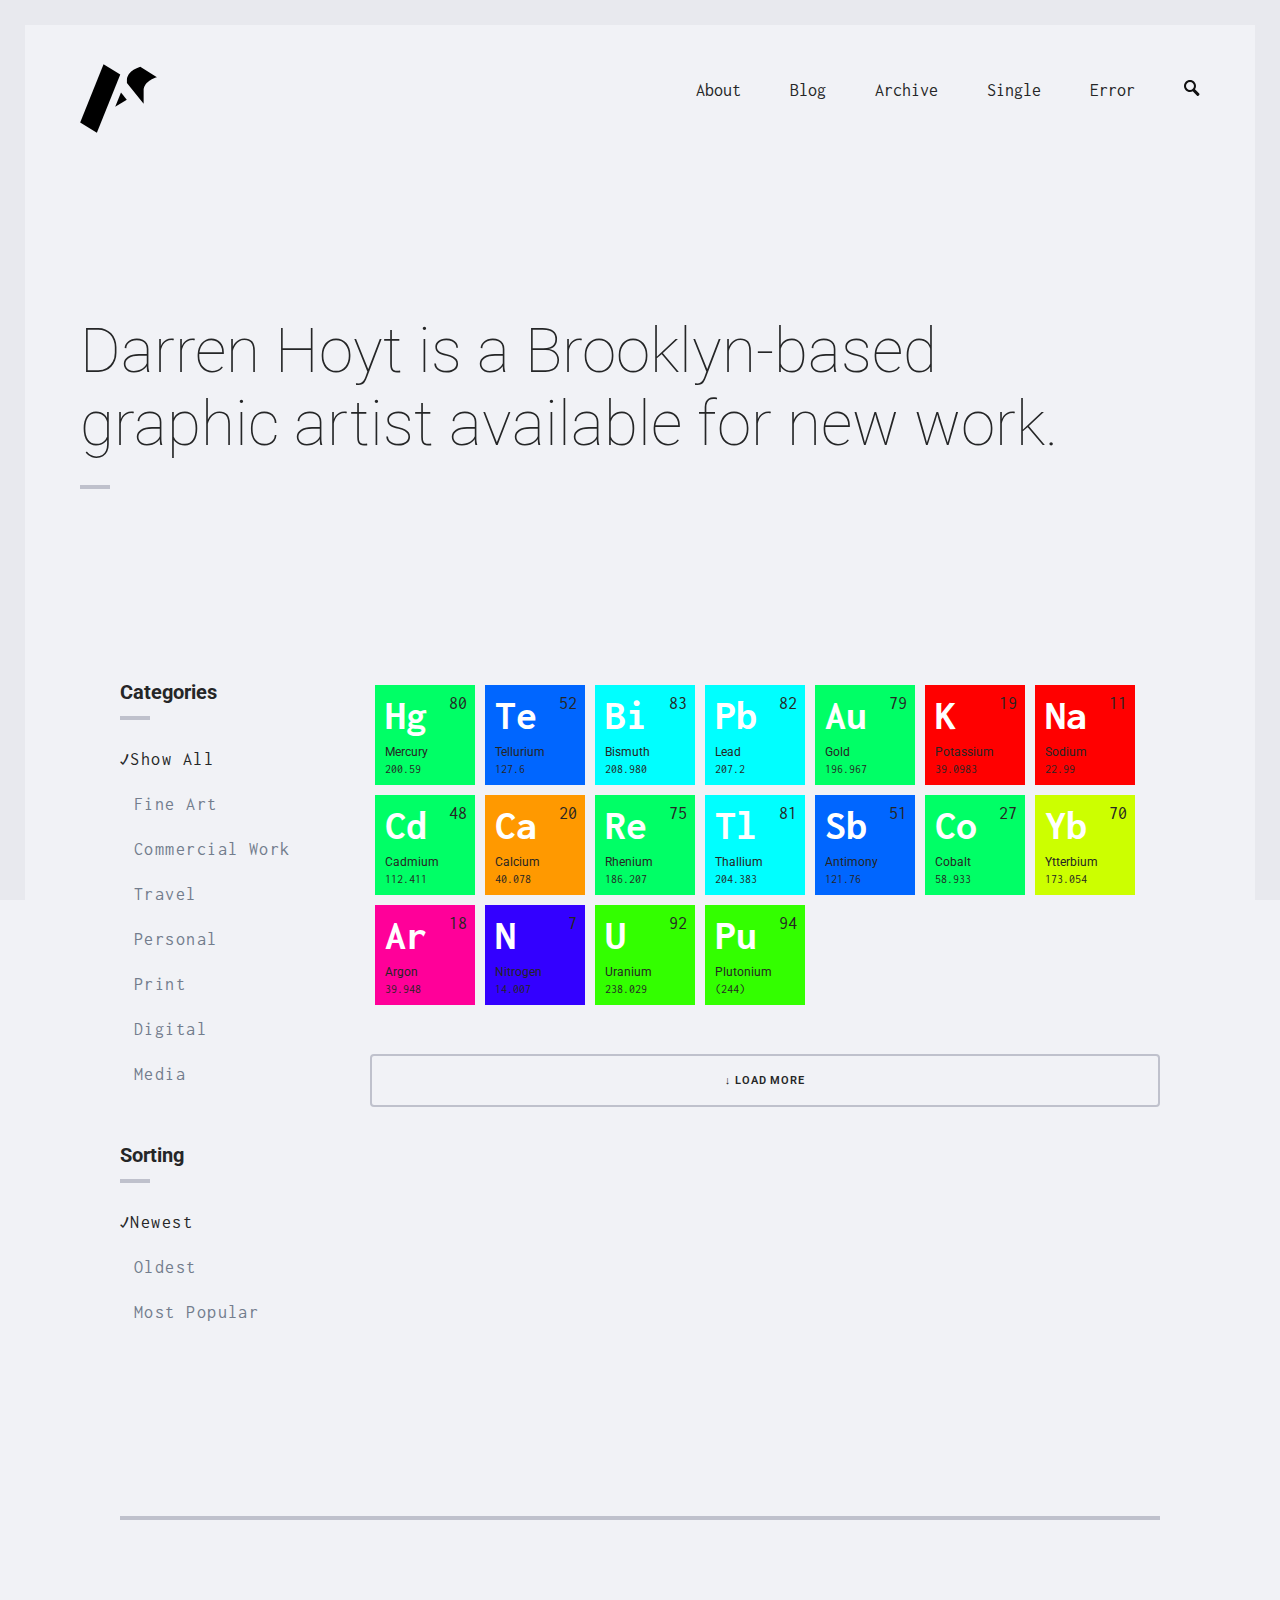
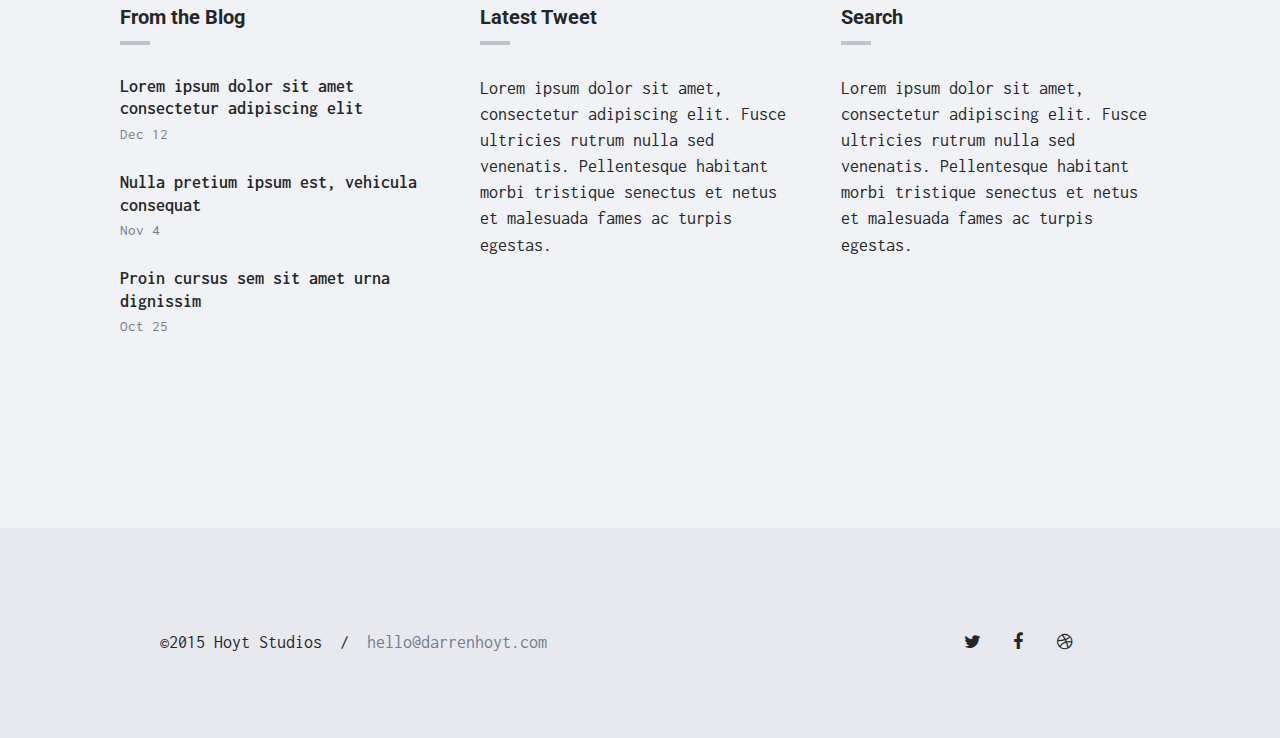
<file: index.html>
<!doctype html>
<html lang="en">
<head>
	<meta charset="utf-8">
	<meta http-equiv="X-UA-Compatible" content="IE=edge">
  <meta name="description" content="">
  <meta name="viewport" content="width=device-width, initial-scale=1.0">
	<title>Album &#8211; A portfolio theme for WordPress</title>

	<!-- Disable tap highlight on IE -->
	<meta name="msapplication-tap-highlight" content="no">

	<!-- Add to homescreen for Chrome on Android -->
	<meta name="mobile-web-app-capable" content="yes">
	<meta name="application-name" content="">
	<link rel="icon" sizes="192x192" href="">

	<!-- Add to homescreen for Safari on iOS -->
	<meta name="apple-mobile-web-app-capable" content="yes">
	<meta name="apple-mobile-web-app-status-bar-style" content="black">
	<meta name="apple-mobile-web-app-title" content="">
	<link rel="apple-touch-icon" href="">

	<link rel="stylesheet" href=" css/style.css">
	<link rel="stylesheet" href="css/isotope.css">
	<link href="https://fonts.googleapis.com/css?family=Inconsolata:400,700" rel="stylesheet">
	<link href="https://fonts.googleapis.com/css?family=Roboto:300,400,500,700" rel="stylesheet">
	<link rel="stylesheet" href="css/font-awesome.min.css">

	<script src="js/modernizr.custom.js"></script>
</head>
<body>
	<div class="top-border"></div>
	<!--<div class="loader"></div>-->
	<div class="left-border"></div>
	<div class="right-border"></div>
	<div class="wrapper">
		<header class="mast container">
			<div class="branding col left">
				<a href='/album/'>
					<svg class="logomark" xmlns="http://www.w3.org/2000/svg" width="302" height="269" viewBox="0 0 302 269">
					  <g fill="#000000" fill-rule="evenodd">
					    <polygon points="301.868 50.838 297.065 52.387 292.377 54.116 287.993 55.99 283.71 57.98 279.529 60.169 275.666 62.556 272.02 65.006 268.677 67.582 265.436 70.284 262.514 73.121 259.909 76.022 257.508 79.048 255.424 82.137 253.645 85.299 252.183 88.514 251.04 91.739 250.1 95.017 249.579 98.368 249.579 155.437 184.022 73.31 184.022 57.926 184.644 54.576 185.483 51.288 186.742 48.064 188.189 44.848 189.969 41.687 192.052 38.597 194.454 35.571 197.073 32.671 199.995 29.842 203.12 27.131 206.564 24.555 210.225 22.114 214.088 19.727 218.153 17.539 222.436 15.539 226.921 13.675 231.623 11.936 236.311 10.387"/>
					    <polygon points="160.843 110.735 183.501 139.08 138.2 167.029"/>
					    <polygon points="157.921 40.462 66.161 268.728 .72 228.277 92.364 .02"/>
					  </g>
					</svg>
				</a>

				<!--<h1><a href="/">Hoyt Studios</a></h1>
				<h2 class="small">Photographer &amp; Illustrator</h2>
			-->
			</div>
			<nav class="menu col right">
        <ul>
            <li><a href="page.html">About</a></li>
            <li><a href="blog.html">Blog</a></li>
            <li><a href="archive.html">Archive</a></li>
						<li><a href="single.html">Single</a></li>
						<li><a href="404.html">Error</a></li>
						<li class="search">
							<svg xmlns="http://www.w3.org/2000/svg" width="16" height="16" viewBox="0 0 16 16" class="search-icon">
							  <path fill-rule="evenodd" d="M8.72540529,11.3467256 C7.90760672,11.7644185 6.98131488,12 6,12 C2.68629134,12 0,9.31370866 0,6 C0,2.68629134 2.68629134,0 6,0 C9.31370866,0 12,2.68629134 12,6 C12,7.24246438 11.6223475,8.39672324 10.9755697,9.35424938 L15.1819805,13.5606602 C15.1819805,13.5606602 15.8890873,14.267767 15.1819805,14.9748737 L14.4748737,15.6819805 C13.767767,16.3890873 13.0606602,15.6819805 13.0606602,15.6819805 L8.72540529,11.3467256 L8.72540529,11.3467256 Z M2,6 C2,3.79086084 3.79086084,2 6,2 C8.20913916,2 10,3.79086084 10,6 C10,8.20913916 8.20913916,10 6,10 C3.79086084,10 2,8.20913916 2,6 L2,6 Z"/>
							</svg>
						</li>
        </ul>
        <button type="button" class="tcon tcon-menu--xcross" aria-label="toggle menu">
            <span class="tcon-menu__lines" aria-hidden="true"></span>
            <span class="tcon-visuallyhidden">toggle menu</span>
        </button>
    </nav>
		</header>
			<div class="row intro">
				<h3>Darren Hoyt is a Brooklyn-based graphic artist available for new work.</h3>
				<hr />
			</div><!--/.row-->
			<div class="row work">
				<div class="filtering col twocol">
					<div class="cats">
						<div class="widget">
							<h4>Categories</h4>
								<hr />
								<ul id="filters" class="cats button-group">
									<li><button class="button is-checked" data-filter="*">Show All</button></li>
								  <li><button class="button" data-filter=".metal">Fine Art</button></li>
								  <li><button class="button" data-filter=".transition">Commercial Work</button></li>
								  <li><button class="button" data-filter=".alkali, .alkaline-earth">Travel</button></li>
								  <li><button class="button" data-filter=":not(.transition)">Personal</button></li>
								  <li><button class="button" data-filter=".metal:not(.transition)">Print</button>
								  <li><button class="button" data-filter="numberGreaterThan50">Digital</button></li>
								  <li><button class="button" data-filter="ium">Media</button></li>
								</ul>
						</div><!--/widget-->
					</div><!--/cats-->
					<div class="widget">
							<h4>Sorting</h4>
							<hr />
							<ul class="button-group">
								<li><button class="button is-checked" data-filter="*">Newest</button></li>
								<li><button class="button" data-filter=".metal">Oldest</button></li>
								<li><button class="button" data-filter=".transition">Most Popular</button></li>
							</ul>
					</div><!--/widget-->
				</div><!--/cats-->
				<div class="samples col tencol right">
					<div class="grid">
					  <div class="element-item transition metal " data-category="transition">
					    <h3 class="name">Mercury</h3>
					    <p class="symbol">Hg</p>
					    <p class="number">80</p>
					    <p class="weight">200.59</p>
					  </div>
					  <div class="element-item metalloid " data-category="metalloid">
					    <h3 class="name">Tellurium</h3>
					    <p class="symbol">Te</p>
					    <p class="number">52</p>
					    <p class="weight">127.6</p>
					  </div>
					  <div class="element-item post-transition metal " data-category="post-transition">
					    <h3 class="name">Bismuth</h3>
					    <p class="symbol">Bi</p>
					    <p class="number">83</p>
					    <p class="weight">208.980</p>
					  </div>
					  <div class="element-item post-transition metal " data-category="post-transition">
					    <h3 class="name">Lead</h3>
					    <p class="symbol">Pb</p>
					    <p class="number">82</p>
					    <p class="weight">207.2</p>
					  </div>
					  <div class="element-item transition metal " data-category="transition">
					    <h3 class="name">Gold</h3>
					    <p class="symbol">Au</p>
					    <p class="number">79</p>
					    <p class="weight">196.967</p>
					  </div>
					  <div class="element-item alkali metal " data-category="alkali">
					    <h3 class="name">Potassium</h3>
					    <p class="symbol">K</p>
					    <p class="number">19</p>
					    <p class="weight">39.0983</p>
					  </div>
					  <div class="element-item alkali metal " data-category="alkali">
					    <h3 class="name">Sodium</h3>
					    <p class="symbol">Na</p>
					    <p class="number">11</p>
					    <p class="weight">22.99</p>
					  </div>
					  <div class="element-item transition metal " data-category="transition">
					    <h3 class="name">Cadmium</h3>
					    <p class="symbol">Cd</p>
					    <p class="number">48</p>
					    <p class="weight">112.411</p>
					  </div>
					  <div class="element-item alkaline-earth metal " data-category="alkaline-earth">
					    <h3 class="name">Calcium</h3>
					    <p class="symbol">Ca</p>
					    <p class="number">20</p>
					    <p class="weight">40.078</p>
					  </div>
					  <div class="element-item transition metal " data-category="transition">
					    <h3 class="name">Rhenium</h3>
					    <p class="symbol">Re</p>
					    <p class="number">75</p>
					    <p class="weight">186.207</p>
					  </div>
					  <div class="element-item post-transition metal " data-category="post-transition">
					    <h3 class="name">Thallium</h3>
					    <p class="symbol">Tl</p>
					    <p class="number">81</p>
					    <p class="weight">204.383</p>
					  </div>
					  <div class="element-item metalloid " data-category="metalloid">
					    <h3 class="name">Antimony</h3>
					    <p class="symbol">Sb</p>
					    <p class="number">51</p>
					    <p class="weight">121.76</p>
					  </div>
					  <div class="element-item transition metal " data-category="transition">
					    <h3 class="name">Cobalt</h3>
					    <p class="symbol">Co</p>
					    <p class="number">27</p>
					    <p class="weight">58.933</p>
					  </div>
					  <div class="element-item lanthanoid metal inner-transition " data-category="lanthanoid">
					    <h3 class="name">Ytterbium</h3>
					    <p class="symbol">Yb</p>
					    <p class="number">70</p>
					    <p class="weight">173.054</p>
					  </div>
					  <div class="element-item noble-gas nonmetal " data-category="noble-gas">
					    <h3 class="name">Argon</h3>
					    <p class="symbol">Ar</p>
					    <p class="number">18</p>
					    <p class="weight">39.948</p>
					  </div>
					  <div class="element-item diatomic nonmetal " data-category="diatomic">
					    <h3 class="name">Nitrogen</h3>
					    <p class="symbol">N</p>
					    <p class="number">7</p>
					    <p class="weight">14.007</p>
					  </div>
					  <div class="element-item actinoid metal inner-transition " data-category="actinoid">
					    <h3 class="name">Uranium</h3>
					    <p class="symbol">U</p>
					    <p class="number">92</p>
					    <p class="weight">238.029</p>
					  </div>
					  <div class="element-item actinoid metal inner-transition " data-category="actinoid">
					    <h3 class="name">Plutonium</h3>
					    <p class="symbol">Pu</p>
					    <p class="number">94</p>
					    <p class="weight">(244)</p>
					  </div>
					</div><!--/grid-->
					<a class="btn load-more">
						↓ Load More
					</a>
				</div><!--/samples-->
			</div><!--/.row-->

			<div class="widgets widgets-footer">
				<div class="row"><hr class="divider" /></div>
				<div class="row">
					<div class="col fourcol widget widget_recent_entries">
						<h4>From the Blog</h4>
						<hr />
						<ul>
							<li>
								<a href="#">Lorem ipsum dolor sit amet consectetur adipiscing elit</a>
								<div class="date small">Dec 12</div>
							</li>
							<li>
								<a href="#">Nulla pretium ipsum est, vehicula consequat</a>
								<div class="date small">Nov 4</div>
							</li>
							<li>
								<a href="#">Proin cursus sem sit amet urna dignissim</a>
								<div class="date small">Oct 25</div>
							</li>
						</ul>
					</div>
					<div class="col fourcol widget">
						<h4>Latest Tweet</h4>
						<hr />
						<p>
							Lorem ipsum dolor sit amet, consectetur adipiscing elit. Fusce ultricies rutrum nulla sed venenatis. Pellentesque habitant morbi tristique senectus et netus et malesuada fames ac turpis egestas.
						</p>
					</div>
					<div class="col fourcol widget">
						<h4>Search</h4>
						<hr />
						<p>
							Lorem ipsum dolor sit amet, consectetur adipiscing elit. Fusce ultricies rutrum nulla sed venenatis. Pellentesque habitant morbi tristique senectus et netus et malesuada fames ac turpis egestas.
						</p>
					</div><!--/fourcol-->
				</div><!--/row-->
			</div><!--/widgets-->
		</div><!--/wrapper-->

			<footer class="container bottom">
				<div class="row">
					<div class="col more right">
						<a href="#" class="no-border">
							<i class="fa fa-twitter" aria-hidden="true"></i>
						</a>
						<a href="#" class="no-border">
							<i class="fa fa-facebook" aria-hidden="true"></i>
						</a>
						<a href="#" class="no-border">
							<i class="fa fa-dribbble" aria-hidden="true"></i>
						</a>
					</div>
					<div class="col contact">
						<span class="copy">
							&copy;2015 Hoyt Studios <span class="divider">&nbsp;/&nbsp;</span>
						</span>
							<span class="email">
								<a href="mailto:hello@darrenhoyt.com">hello@darrenhoyt.com</a>
							</span>
					</div>
				</div>
			</footer>

	 <script src="https://ajax.googleapis.com/ajax/libs/jquery/2.1.3/jquery.min.js"></script>
    <script src="js/transformicon.min.js"></script>
    <script src="js/mediacheck.min.js"></script>
    <script src="js/functions.js"></script>
    <script src="js/classie.js"></script>
		<script src='http://npmcdn.com/isotope-layout@3/dist/isotope.pkgd.js'></script>
		<script src="js/isotope.js"></script>
</body>
</html>
</file>
<file: css/style.css>
.tcon {
  -webkit-appearance: none;
  -moz-appearance: none;
  appearance: none;
  border: none;
  cursor: pointer;
  display: -webkit-flex;
  display: -ms-flexbox;
  display: flex;
  -webkit-justify-content: center;
  -ms-flex-pack: center;
  justify-content: center;
  -webkit-align-items: center;
  -ms-flex-align: center;
  align-items: center;
  height: 40px;
  -webkit-transition: 0.3s;
  -moz-transition: 0.3s;
  -ms-transition: 0.3s;
  -o-transition: 0.3s;
  transition: 0.3s;
  -webkit-user-select: none;
  -moz-user-select: none;
  -ms-user-select: none;
  background: transparent;
  outline: none;
  -webkit-tap-highlight-color: transparent;
  padding: 0; }
  .tcon > * {
    display: block; }
  .tcon:hover, .tcon:focus {
    outline: none; }
  .tcon::-moz-focus-inner {
    border: 0; }

.tcon, .tcon-menu__lines, .tcon-menu__lines::before, .tcon-menu__lines::after {
  width: 40px; }

.tcon-menu__lines, .tcon-menu__lines::before, .tcon-menu__lines::after {
  display: inline-block;
  height: 3px;
  -webkit-transition: 0.3s;
  -moz-transition: 0.3s;
  -ms-transition: 0.3s;
  -o-transition: 0.3s;
  transition: 0.3s;
  background: #6c6f7d;
  position: relative; }

.tcon-menu__lines::before, .tcon-menu__lines::after {
  content: '';
  position: absolute;
  left: 0;
  -webkit-transform-origin: 2.85714px center;
  transform-origin: 2.85714px center;
  width: 100%; }

.tcon-menu__lines::before {
  top: 10px; }

.tcon-menu__lines::after {
  top: -10px; }

.tcon-transform .tcon-menu__lines {
  transform: scale3d(0.8, 0.8, 0.8); }

.tcon-menu--xcross {
  width: auto; }

.tcon-menu--xcross.tcon-transform .tcon-menu__lines {
  background: transparent; }

.tcon-menu--xcross.tcon-transform .tcon-menu__lines::before,
.tcon-menu--xcross.tcon-transform .tcon-menu__lines::after {
  transform-origin: 50% 50%;
  top: 0;
  width: 40px; }

.tcon-menu--xcross.tcon-transform .tcon-menu__lines::before {
  transform: rotate3d(0, 0, 1, 45deg); }

.tcon-menu--xcross.tcon-transform .tcon-menu__lines::after {
  transform: rotate3d(0, 0, 1, -45deg); }

.tcon-visuallyhidden {
  border: 0;
  margin: -1px;
  padding: 0;
  width: 1px;
  height: 1px;
  overflow: hidden;
  clip: rect(0 0 0 0);
  clip: rect(0, 0, 0, 0);
  position: absolute; }
  .tcon-visuallyhidden:active, .tcon-visuallyhidden:focus {
    clip: auto;
    height: auto;
    margin: 0;
    overflow: visible;
    position: static;
    width: auto; }

.menu.col {
  float: right;
  text-align: right;
  height: auto; }
  .menu.col ul {
    -webkit-animation: fade-in 1.2s, slide-from-right 1.2s;
    -moz-animation: fade-in 1.2s, slide-from-right 1.2s;
    -ms-animation: fade-in 1.2s, slide-from-right 1.2s;
    -o-animation: fade-in 1.2s, slide-from-right 1.2s;
    animation: fade-in 1.2s, slide-from-right 1.2s; }
    @media only screen and (max-width: 768px) {
      .menu.col ul {
        display: none;
        padding: 20px 0;
        float: none;
        position: absolute;
        width: 100%;
        background-color: #41434b;
        left: 0;
        top: 0;
        text-align: center;
        height: 100vh;
        padding-top: 20%;
        z-index: 2;
        -webkit-animation: fade-in .4s, slide-from-right 0;
        -moz-animation: fade-in .4s, slide-from-right 0;
        -ms-animation: fade-in .4s, slide-from-right 0;
        -o-animation: fade-in .4s, slide-from-right 0;
        animation: fade-in .4s, slide-from-right 0; } }
  .menu.col li {
    display: inline-block;
    margin: 0 20px; }
    .menu.col li:last-child {
      margin-right: 0; }
    .menu.col li.current_page_item {
      border-bottom: 3px solid #58c6ff;
      box-shadow: inset 0 -5px 0 #58c6ff; }
      @media only screen and (max-width: 768px) {
        .menu.col li.current_page_item {
          border: none;
          box-shadow: none; } }
    .menu.col li.search img {
      opacity: .75;
      cursor: pointer; }
      .menu.col li.search img:hover {
        opacity: 1; }
    @media only screen and (max-width: 768px) {
      .menu.col li.search {
        margin-top: 20px; } }
    .menu.col li a, .menu.col li a:visited {
      text-decoration: none;
      color: inherit;
      border-bottom: 3px solid transparent;
      box-shadow: none; }
      .menu.col li a:hover, .menu.col li a:visited:hover {
        border-bottom: 3px solid #58c6ff;
        box-shadow: inset 0 -5px 0 #58c6ff; }
      @media only screen and (max-width: 768px) {
        .menu.col li a, .menu.col li a:visited {
          color: #fff;
          display: inline-block;
          font-size: 2.5rem;
          padding: 10px 15px; } }
    @media only screen and (max-width: 768px) {
      .menu.col li {
        width: 100%;
        display: inline-block;
        padding: 0;
        margin: 0; } }
  .menu.col .tcon {
    display: none;
    position: absolute;
    top: 94px;
    z-index: 3;
    right: 80px; }
    @media only screen and (max-width: 1000px) {
      .menu.col .tcon {
        top: 92px; } }
    @media only screen and (max-width: 768px) {
      .menu.col .tcon {
        display: block;
        right: 50px;
        top: 44px; } }
    @media only screen and (max-width: 600px) {
      .menu.col .tcon {
        top: 11px;
        right: 30px; } }

/*
TABLE OF CONTENTS
  HTML & Resets
  Grid
  Floats
  Form Elements
*/
html, body, div, span, applet, object, iframe, h1, h2, h3, h4, h5, h6, p, blockquote, pre, a, abbr, acronym, address, big, cite, code, del, dfn, em, font, img, ins, kbd, q, s, samp, small, strike, strong, sub, sup, tt, var, dl, dt, dd, ol, ul, li, fieldset, form, label, legend, table, caption, tbody, tfoot, thead, tr, th, td {
  margin: 0;
  padding: 0;
  text-rendering: optimizelegibility; }

*, *:before, *:after {
  -moz-box-sizing: border-box;
  -webkit-box-sizing: border-box;
  box-sizing: border-box; }

article, aside, figure, figure img, figcaption, hgroup, footer, header, nav, section, video, object {
  display: block; }

html {
  font-size: 62.5%; }

body {
  color: #252627;
  -ms-text-size-adjust: 100%;
  -webkit-text-size-adjust: 100%;
  font-size: 1.8rem;
  background-color: #F1F2F6; }

body, html {
  direction: ltr;
  height: 100%; }

.wrapper {
  min-height: 100%;
  margin-bottom: -160px; }
  .wrapper:after {
    content: "";
    display: block; }
  @media only screen and (max-width: 1440px) {
    .wrapper {
      min-width: 0;
      max-width: 1440px; } }
  @media only screen and (max-width: 768px) {
    .wrapper {
      margin-bottom: auto; } }

body, input, textarea, select, button {
  font-family: "Inconsolata", courier; }

a, a:visited {
  color: #0278b5;
  text-decoration: none;
  border-bottom: 3px solid transparent;
  box-shadow: none; }
  a:hover, a:active, a:visited:hover, a:visited:active {
    color: #0293dd;
    border-bottom: 3px solid #58c6ff;
    box-shadow: inset 0 -5px 0 #58c6ff; }

a.no-border, .branding h1 a:hover, a.load-more, a.load-more:visited, .widget .tags a.tag, .more a, .more a:visited, .post-wrap .excerpt a, .post-wrap .excerpt a:visited, a.post, a.post:visited {
  border: none;
  box-shadow: none; }

a, li, img, input, button, .btn, p, h3, .fa, .read-more {
  -webkit-transition: all 0.2s ease-in-out;
  -moz-transition: all 0.2s ease-in-out;
  -ms-transition: all 0.2s ease-in-out;
  -o-transition: all 0.2s ease-in-out;
  transition: all 0.2s ease-in-out; }

p {
  margin-bottom: 25px;
  line-height: 145%; }

hr {
  display: block;
  border: none;
  border-bottom: 4px solid #bfc1cc;
  height: 0;
  clear: both;
  box-sizing: content-box; }
  hr.small {
    height: 1px; }

figure {
  position: relative;
  text-align: center; }
  figure img {
    display: block;
    margin: 0 auto; }
  figure figcaption {
    font-size: 1rem; }

img {
  height: auto;
  max-width: 100%; }

.small, small {
  font-size: 1.3rem; }

h1, h2, h3, h4, h5 {
  font-family: "Roboto", "Helvetica Neue", sans-serif;
  -webkit-font-smoothing: antialiased;
  text-rendering: optimizeLegibility;
  margin: 0 0 1.2rem 0; }

h1 {
  font-size: 2.4rem; }

h2 {
  font-size: 2rem; }

h3 {
  font-size: 1.8rem; }

h4 {
  font-size: 1.4rem; }

h5 {
  font-size: 1rem; }

h6 {
  font-size: .8rem; }

blockquote {
  margin: 40px 60px;
  border-left: 3px solid #bfc1cc;
  padding-left: 25px;
  color: #737d8d; }
  @media only screen and (max-width: 768px) {
    blockquote {
      padding-left: 20px;
      margin-left: 0;
      margin-right: 0; } }

pre {
  margin: 3rem 0;
  background: #1a1a1a;
  color: #58c6ff;
  padding: 1.5rem 1.5rem;
  overflow: auto;
  display: block;
  overflow: auto;
  word-wrap: normal;
  white-space: pre;
  -moz-tab-size: 4;
  -o-tab-size: 4;
  tab-size: 4;
  line-height: 1.5;
  font-size: 2rem; }

sub, sup {
  font-size: 12px;
  font-size: 0.75rem;
  line-height: 1.75;
  line-height: 0;
  position: relative;
  vertical-align: baseline; }

sub {
  bottom: -0.25em; }

table {
  border-collapse: collapse;
  border-spacing: 0;
  margin-bottom: 3rem;
  margin-top: 3rem;
  width: 100%; }
  table th, table caption {
    line-height: 1.75;
    text-transform: uppercase;
    letter-spacing: 0.1em;
    padding: 0.75rem 1.5rem;
    text-align: left;
    font-weight: 600; }
  table td {
    padding: 0.75rem 1.5rem;
    border-bottom: 1px solid rgba(26, 26, 26, 0.3);
    vertical-align: top; }

.row {
  max-width: 1200px;
  clear: both;
  margin: 0 auto;
  padding: 0 80px; }
  .row:before, .row:after {
    content: "";
    display: table; }
  .row:after {
    clear: both; }
  @media only screen and (min-width: 1440px) {
    .row {
      max-width: 1420px; } }
  .row .col {
    float: left;
    margin: 25px 4% 25px 0;
    display: block; }
    .row .col:last-child, .row .col.twelvecol {
      margin-right: 0; }
    @media only screen and (max-width: 768px) {
      .row .col {
        float: none;
        margin: 30px 0;
        width: auto; } }

.twelvecol {
  width: 100%; }

.elevencol {
  width: 91.33%; }

.tencol {
  width: 82.66%; }

.ninecol {
  width: 74%; }

.eightcol {
  width: 65.33%; }

.sevencol {
  width: 56.66%; }

.sixcol {
  width: 48%; }

.fivecol {
  width: 39.33%; }

.fourcol {
  width: 30.66%; }

.threecol {
  width: 22%; }

.twocol {
  width: 13.33%; }

.onecol {
  width: 4.666%; }

.left {
  float: left; }

.right {
  float: right; }

.clearfix:after, .bar:after, .row:after, .post-wrap:after {
  content: "";
  display: table;
  clear: both; }

input[type=text], input[type=email], input[type=password], textarea {
  border-style: 1px solid #bfc1cc;
  padding: 8px;
  color: #252627;
  -webkit-appearance: none; }

input:focus, textarea:focus {
  border-color: #333; }

textarea {
  width: 100%; }

.btn, button, input[type=submit] {
  background: #333;
  color: #fff;
  padding: 12px 32px;
  border-radius: 2px;
  cursor: pointer;
  -webkit-appearance: none;
  -moz-appearance: none;
  appearance: none;
  border: none;
  text-transform: uppercase;
  letter-spacing: .08em;
  -webkit-font-smoothing: antialiased;
  text-rendering: optimizeLegibility;
  font-weight: 600;
  font-size: 1.1rem;
  font-family: "Roboto", "Helvetica Neue", sans-serif;
  text-align: center; }

@-webkit-keyframes fade-in {
  0% {
    opacity: 0; }
  100% {
    opacity: 1; } }
@-moz-keyframes fade-in {
  0% {
    opacity: 0; }
  100% {
    opacity: 1; } }
@-ms-keyframes fade-in {
  0% {
    opacity: 0; }
  100% {
    opacity: 1; } }
@-o-keyframes fade-in {
  0% {
    opacity: 0; }
  100% {
    opacity: 1; } }
@keyframes fade-in {
  0% {
    opacity: 0; }
  100% {
    opacity: 1; } }
@-webkit-keyframes slide-from-right {
  0% {
    margin-right: -20px; }
  100% {
    margin-right: 0; } }
@-moz-keyframes slide-from-right {
  0% {
    margin-right: -20px; }
  100% {
    margin-right: 0; } }
@-ms-keyframes slide-from-right {
  0% {
    margin-right: -20px; }
  100% {
    margin-right: 0; } }
@-o-keyframes slide-from-right {
  0% {
    margin-right: -20px; }
  100% {
    margin-right: 0; } }
@keyframes slide-from-right {
  0% {
    margin-right: -20px; }
  100% {
    margin-right: 0; } }
@-webkit-keyframes slide-from-left {
  0% {
    margin-left: -20px; }
  100% {
    margin-left: 0; } }
@-moz-keyframes slide-from-left {
  0% {
    margin-left: -20px; }
  100% {
    margin-left: 0; } }
@-ms-keyframes slide-from-left {
  0% {
    margin-left: -20px; }
  100% {
    margin-left: 0; } }
@-o-keyframes slide-from-left {
  0% {
    margin-left: -20px; }
  100% {
    margin-left: 0; } }
@keyframes slide-from-left {
  0% {
    margin-left: -20px; }
  100% {
    margin-left: 0; } }
@-webkit-keyframes loading {
  0% {
    width: 0; }
  99% {
    width: 100%;
    opacity: 1; }
  100% {
    opacity: 0; } }
@-moz-keyframes loading {
  0% {
    width: 0; }
  99% {
    width: 100%;
    opacity: 1; }
  100% {
    opacity: 0; } }
@-ms-keyframes loading {
  0% {
    width: 0; }
  99% {
    width: 100%;
    opacity: 1; }
  100% {
    opacity: 0; } }
@-o-keyframes loading {
  0% {
    width: 0; }
  99% {
    width: 100%;
    opacity: 1; }
  100% {
    opacity: 0; } }
@keyframes loading {
  0% {
    width: 0; }
  99% {
    width: 100%;
    opacity: 1; }
  100% {
    opacity: 0; } }
.top-border, .bottom-border,
.left-border, .right-border {
  background: #e8e9ee;
  position: fixed;
  width: 100%;
  z-index: 999; }
  @media only screen and (max-width: 768px) {
    .top-border, .bottom-border,
    .left-border, .right-border {
      display: none; } }

.top-border {
  top: 0;
  left: 0; }

.bottom-border {
  bottom: 0;
  left: 0; }

.left-border, .right-border {
  position: fixed;
  z-index: 9999;
  width: 25px;
  height: 100%; }

.left-border {
  left: 0; }

.right-border {
  right: 0; }

.top-border, .bottom-border {
  height: 25px; }

.container {
  padding: 80px; }
  @media only screen and (max-width: 768px) {
    .container {
      padding: 50px; } }
  @media only screen and (max-width: 600px) {
    .container {
      padding: 30px; } }

@media only screen and (max-width: 1000px) {
  .container, .row {
    padding-left: 50px;
    padding-right: 50px; } }
@media only screen and (max-width: 600px) {
  .container, .row {
    padding-left: 30px;
    padding-right: 30px; } }

.row.inner {
  padding: 0;
  margin: 0; }

.loader {
  height: 3px;
  background-color: #0278b5;
  position: fixed;
  top: 20px;
  width: 0;
  -webkit-animation: loading 1.3s linear forwards;
  -moz-animation: loading 1.3s linear forwards;
  -ms-animation: loading 1.3s linear forwards;
  -o-animation: loading 1.3s linear forwards;
  animation: loading 1.3s linear forwards; }

.branding {
  -webkit-animation: fade-in 1.2s, slide-from-left 1.2s;
  -moz-animation: fade-in 1.2s, slide-from-left 1.2s;
  -ms-animation: fade-in 1.2s, slide-from-left 1.2s;
  -o-animation: fade-in 1.2s, slide-from-left 1.2s;
  animation: fade-in 1.2s, slide-from-left 1.2s; }
  .branding .logomark {
    height: 91px;
    width: 77px;
    margin-top: -27px; }
    @media only screen and (max-width: 600px) {
      .branding .logomark {
        height: 59px;
        width: 52px;
        margin-top: 0; } }
  .branding h1 {
    font-size: 2rem;
    margin-bottom: 4px; }
    .branding h1 a {
      border: none;
      color: inherit; }
  .branding .small {
    font-weight: 100;
    font-family: "Inconsolata", courier;
    color: #737d8d; }
  @media only screen and (max-width: 600px) {
    .branding {
      margin-top: -14px; } }

.intro {
  margin: 12% 0 13%; }
  @media only screen and (max-width: 768px) {
    .intro {
      margin: 17% 0 24%; } }
  @media only screen and (max-width: 600px) {
    .intro {
      margin: 23% 0 14%; } }
  .intro h3 {
    font-size: 6.2rem;
    font-weight: 100;
    -webkit-animation: fade-in 1.2s, slide-from-left 1.2s;
    -moz-animation: fade-in 1.2s, slide-from-left 1.2s;
    -ms-animation: fade-in 1.2s, slide-from-left 1.2s;
    -o-animation: fade-in 1.2s, slide-from-left 1.2s;
    animation: fade-in 1.2s, slide-from-left 1.2s;
    width: 75%; }
    @media only screen and (max-width: 1440px) {
      .intro h3 {
        width: auto; } }
    @media only screen and (max-width: 1000px) {
      .intro h3 {
        font-size: 3.5rem; } }
    @media only screen and (max-width: 768px) {
      .intro h3 {
        font-size: 3.2rem; } }
    @media only screen and (max-width: 600px) {
      .intro h3 {
        font-size: 2.4rem; } }
  .intro hr {
    margin: 25px 0 0 0 !important; }

.filtering.col {
  width: 20%; }
  .filtering.col button {
    background: transparent;
    text-transform: capitalize;
    padding: 0 0 0 14px;
    color: #737d8d;
    display: block;
    font-size: 1.8rem;
    font-family: "Inconsolata", courier;
    text-align: left;
    font-weight: 400; }
    .filtering.col button:focus {
      outline: none; }
    .filtering.col button:hover, .filtering.col button:focus {
      color: inherit; }
    .filtering.col button.is-checked {
      color: inherit; }
      .filtering.col button.is-checked:before {
        content: "\2713 ";
        margin-left: -14px; }

@media only screen and (max-width: 1000px) {
  .filtering.col, .samples.col {
    float: none;
    margin: 30px 0;
    width: auto; } }

.samples.col {
  width: 76%; }

a.load-more, a.load-more:visited {
  margin-top: 44px;
  background-color: transparent;
  border: 2px solid #bfc1cc;
  border-radius: 4px;
  color: inherit;
  padding: 18px;
  display: block; }
  a.load-more:hover, a.load-more:active, a.load-more:visited:hover, a.load-more:visited:active {
    background: #73757d;
    border-color: #73757d;
    color: #fff; }

.widget {
  margin-bottom: 60px; }
  .widget .tags .tag {
    background: #43444b;
    color: #fff;
    padding: 7px 10px;
    font-size: 1.45rem;
    display: inline-block;
    margin-bottom: 6px; }
    .widget .tags .tag:hover, .widget .tags .tag:active {
      background: #0293dd; }
  .widget a {
    font-weight: 600; }
  .widget h4 {
    font-size: 2rem; }
  .widget ul li {
    list-style: none;
    line-height: 1.25;
    margin-bottom: 27px; }
    .widget ul li .date {
      display: block;
      margin-top: 6px; }
    .widget ul li a, .widget ul li a:hover {
      border: none;
      color: inherit; }

.widget hr, .pagetitle hr, .intro hr, .related hr {
  max-width: 30px;
  margin: 0 0 30px;
  max-width: 30px; }

.date, .comments-number {
  color: #737d8d;
  font-size: 1.45rem; }

.widgets-footer {
  margin: 50px 0 300px; }
  @media only screen and (max-width: 768px) {
    .widgets-footer {
      margin-bottom: auto; } }
  .widgets-footer hr.divider {
    margin: 60px 0; }
  @media only screen and (max-width: 768px) {
    .widgets-footer .widget.col {
      float: none;
      display: block;
      width: 100%;
      margin-bottom: 40px; } }

.container.bottom {
  background: #e8e9ee;
  margin-top: 210px; }
  @media only screen and (min-width: 1440px) {
    .container.bottom {
      padding: 80px; } }
  @media only screen and (max-width: 768px) {
    .container.bottom {
      margin-top: 20px; } }

footer {
  height: 210px; }
  footer .col {
    margin: 0; }
    footer .col.right {
      float: right;
      margin-top: 17px; }
    footer .col .email a, footer .col .email a:visited {
      color: #737d8d; }
      footer .col .email a:hover, footer .col .email a:active, footer .col .email a:visited:hover, footer .col .email a:visited:active {
        color: inherit; }
  @media only screen and (max-width: 768px) {
    footer {
      text-align: center;
      padding: 50px; }
      footer .col, footer .col.right {
        float: none; }
      footer .more {
        margin-bottom: 20px; }
      footer .copy, footer .email {
        display: block; }
      footer .copy {
        margin-bottom: 7px; }
      footer .col.contact {
        float: none; }
      footer .divider {
        display: none; } }

.more a, .more a:visited {
  color: inherit; }
.more i {
  color: inherit;
  border: none;
  display: inline-block;
  margin-left: 2px;
  color: inherit;
  width: 35px;
  height: 35px;
  line-height: 35px;
  text-align: center; }
  .more i:hover, .more i:active {
    background-color: #F1F2F6; }

.pagetitle {
  margin: 8% 0 1%; }
  @media only screen and (max-width: 768px) {
    .pagetitle {
      margin-top: 20%; } }
  .pagetitle .type {
    margin-bottom: 3px;
    color: #737d8d;
    font-size: 1.45rem; }
  .pagetitle h2 {
    font-size: 6.2rem;
    font-weight: 100; }
    @media only screen and (max-width: 768px) {
      .pagetitle h2 {
        font-size: 2.8rem;
        line-height: 1.2; } }

.entry {
  margin-top: 8px; }

.single .img-featured {
  display: block;
  margin: 40px 0; }
.single .page-banner hr {
  margin-top: 20px; }
.single .pagetitle {
  margin-top: 16%;
  text-align: center; }
  .single .pagetitle h2 {
    font-size: 4.75rem;
    font-weight: 100;
    margin: 0 0 8px 0; }
    @media only screen and (max-width: 768px) {
      .single .pagetitle h2 {
        font-size: 2.8rem; } }
  @media only screen and (max-width: 768px) {
    .single .pagetitle {
      text-align: left; } }
.single article {
  font-size: 2rem; }
.single .row.single-wrap {
  max-width: 900px; }
.single .entry .img-blog img {
  margin: 35px auto 45px;
  display: block; }
.single .related {
  margin: 100px 0; }
  .single .related h3 {
    margin-top: 30px; }
  .single .related h4 {
    margin: 12px 0 0; }
  .single .related .row .col {
    margin-top: 0;
    margin-bottom: 0; }

.meta.post-footer {
  margin: 40px 0;
  font-size: 1.45rem; }
  .meta.post-footer nav {
    margin-top: 50px; }
  .meta.post-footer .cats, .meta.post-footer .tags {
    display: inline-block;
    color: #737d8d; }
  .meta.post-footer .tags {
    margin-left: 40px; }
  .meta.post-footer .cats a, .meta.post-footer .tags a {
    font-weight: 700;
    color: #252627;
    display: inline-block;
    margin-right: 6px; }
  .meta.post-footer h3 {
    margin: 0 0 20px; }
  .meta.post-footer hr {
    width: 40px;
    margin: 80px 0 20px 0; }

.col.sidebar {
  margin-top: 38px; }
  .col.sidebar .meta {
    margin-bottom: 75px; }
    .col.sidebar .meta .date, .col.sidebar .meta .comments-number {
      margin-bottom: 8px; }
    .col.sidebar .meta .cats a {
      color: inherit;
      font-size: 1.45rem; }

@media only screen and (max-width: 768px) {
  article {
    float: none;
    margin: 30px 0;
    width: auto; } }
article h1, article h2, article h3, article h4, article h5, article h6 {
  margin-top: 3rem; }
article hr {
  margin: 3rem auto; }
article dl, article ul, article ol {
  clear: both; }
article ul, article ol {
  margin: 0 0 1.5rem 1.5rem;
  padding: 0; }
article ul {
  list-style: disc; }
article ol {
  list-style: decimal; }
article ol ol, article ul ul, article li {
  margin-top: 1.2rem; }
article dl dt {
  font-weight: bold; }
article dl dd {
  margin: 0 1.5rem 1.5rem 1.5rem;
  line-height: 1.4; }
article p img {
  vertical-align: middle; }

@media only screen and (max-width: 768px) {
  .sidebar {
    float: none;
    margin: 30px 0;
    width: auto; } }

.post-wrap {
  margin-bottom: 70px; }
  .post-wrap h3 {
    font-size: 2.8rem;
    border-bottom: 1px solid transparent;
    display: inline; }
    @media only screen and (max-width: 768px) {
      .post-wrap h3 {
        font-size: 2rem; } }
    .post-wrap h3 a {
      border: none;
      display: inline-block;
      color: inherit; }
  .post-wrap p {
    color: #737d8d; }
  .post-wrap .post:hover p {
    color: inherit; }
  .post-wrap .date {
    margin-top: 5px; }
  .post-wrap .cat {
    margin-top: 3px; }
  .post-wrap .excerpt.col {
    float: right; }
  .post-wrap .excerpt .read-more {
    font-size: 1.45rem;
    font-weight: 900;
    margin-top: -10px;
    background: #43444b;
    color: #F1F2F6;
    padding: 6px 12px;
    display: inline-block; }
    .post-wrap .excerpt .read-more:hover {
      background: #111; }
  .post-wrap .excerpt a, .post-wrap .excerpt a:visited {
    display: block;
    color: inherit; }
    .post-wrap .excerpt a h3, .post-wrap .excerpt a:visited h3 {
      border-bottom: 3px solid transparent;
      box-shadow: none;
      margin: 0 0 10px; }
    .post-wrap .excerpt a:hover h3, .post-wrap .excerpt a:visited:hover h3 {
      border-bottom: 3px solid #58c6ff;
      box-shadow: inset 0 -5px 0 #58c6ff; }
  .post-wrap:hover .img-blog img {
    opacity: 1; }

a.post, a.post:visited {
  display: block;
  border: none;
  color: inherit; }
  a.post:hover h3, a.post:visited:hover h3 {
    border-bottom: 1px solid #bfc1cc; }

.img-blog {
  background: #000; }
  .img-blog img {
    display: block;
    opacity: .9;
    -webkit-backface-visibility: hidden; }

.blog article, .archive article {
  margin: 0; }

.archive .post-wrap .col.meta, .archive .post-wrap .col.excerpt {
  float: none;
  width: auto;
  margin: 0; }
.archive .post-wrap:nth-of-type(3n) {
  margin-right: 0; }
.archive .post-wrap .excerpt h3 {
  font-size: 2rem;
  display: block;
  white-space: nowrap;
  overflow: hidden;
  text-overflow: ellipsis;
  width: 90%;
  margin: 10px 0 0 0; }
  @media only screen and (max-width: 768px) {
    .archive .post-wrap .excerpt h3 {
      overflow: visible;
      text-overflow: inherit;
      white-space: normal; } }

.page-banner {
  margin-top: 22px;
  position: relative;
  overflow: hidden;
  background-color: #1a1b1d;
  margin-bottom: 50px;
  -webkit-animation: fade-in 1.2s;
  -moz-animation: fade-in 1.2s;
  -ms-animation: fade-in 1.2s;
  -o-animation: fade-in 1.2s;
  animation: fade-in 1.2s; }
  .page-banner .img-blog {
    background: url(../img/img-blog.jpg) no-repeat center center fixed;
    background-size: cover;
    height: 500px;
    opacity: .4; }
    @media only screen and (max-width: 768px) {
      .page-banner .img-blog {
        height: 280px;
        background-attachment: inherit; } }
  .page-banner .pagetitle {
    position: absolute;
    bottom: 10%;
    color: #fff;
    width: 100%;
    text-align: left; }
  .page-banner hr {
    margin: 0; }

.error-msg {
  margin-top: 25px; }

.search-icon {
  fill: #111; }
  @media only screen and (max-width: 768px) {
    .search-icon {
      fill: #fff; } }

.search-form {
  width: 320px;
  overflow: hidden; }
  .search-form button {
    float: right;
    border-top-left-radius: 0;
    border-bottom-left-radius: 0; }
  .search-form .search-field {
    border: none;
    width: 70%;
    height: 70px;
    font-size: 1.45rem;
    padding-left: 14px;
    outline: none; }
  .search-form .search-field, .search-form button {
    height: 48px; }

.screen-reader-text {
  display: none; }

.related article {
  margin: 0; }
.related .date {
  margin-bottom: 24px; }
.related .post-wrap h3.title {
  line-height: 1.25;
  margin-bottom: 5px;
  font-size: 1.8rem;
  display: inline; }
  .related .post-wrap h3.title a {
    color: inherit; }
.related .post-wrap .img-blog img {
  margin: 0 0 10px;
  display: block; }
.related .col {
  margin-top: 0;
  margin-bottom: 0; }

.alignleft {
  float: left;
  margin-right: 3.2rem; }
  @media only screen and (max-width: 1000px) {
    .alignleft {
      margin-left: 0; } }

.alignright, .alignleft {
  max-width: 48%;
  margin-top: 1rem;
  margin-bottom: 1.5rem; }
  @media only screen and (max-width: 768px) {
    .alignright, .alignleft {
      float: none;
      margin: 30px 0;
      width: auto;
      max-width: 100%; } }

.wp-caption.alignleft, .wp-caption.alignright {
  background-color: rgba(255, 255, 255, 0.88);
  padding: 20px 20px 0 20px; }

.alignnone {
  display: block;
  width: 100%;
  margin: 40px auto; }

.alignright {
  float: right;
  margin-left: 3.2rem; }
  @media only screen and (max-width: 1000px) {
    .alignright {
      margin-right: 0; } }

.wp-caption {
  text-align: center; }
  .wp-caption img {
    display: block;
    margin-bottom: 12px; }
  .wp-caption .wp-caption-text {
    font-size: 1.45rem;
    color: #737d8d; }

.attach-wrap {
  margin-top: 5%;
  margin-bottom: 10%; }

.attachment .sidebar .desc {
  font-size: 1.45rem; }
.attachment .sidebar .meta {
  margin-bottom: 32px; }
.attachment .sidebar nav {
  font-size: 1.45rem; }
  .attachment .sidebar nav a, .attachment .sidebar nav a:visited {
    color: inherit; }
.attachment .sidebar h2 {
  margin-bottom: 5px; }

/*# sourceMappingURL=style.css.map */
</file>
<file: css/isotope.css>
/* ---- isotope ---- */

/* clear fix */
.grid:after {
  content: '';
  display: block;
  clear: both;
}

/* ---- .element-item ---- */

.element-item {
  position: relative;
  float: left;
  width: 100px;
  height: 100px;
  margin: 5px;
  padding: 10px;
  background: #888;
  color: #262524;
}

.element-item > * {
  margin: 0;
  padding: 0;
}

.element-item .name {
  position: absolute;

  left: 10px;
  top: 60px;
  text-transform: none;
  letter-spacing: 0;
  font-size: 12px;
  font-weight: normal;
}

.element-item .symbol {
  position: absolute;
  left: 10px;
  top: 0px;
  font-size: 42px;
  font-weight: bold;
  color: white;
}

.element-item .number {
  position: absolute;
  right: 8px;
  top: 5px;
}

.element-item .weight {
  position: absolute;
  left: 10px;
  top: 76px;
  font-size: 12px;
}

.element-item.alkali          { background: #F00; background: hsl(   0, 100%, 50%); }
.element-item.alkaline-earth  { background: #F80; background: hsl(  36, 100%, 50%); }
.element-item.lanthanoid      { background: #FF0; background: hsl(  72, 100%, 50%); }
.element-item.actinoid        { background: #0F0; background: hsl( 108, 100%, 50%); }
.element-item.transition      { background: #0F8; background: hsl( 144, 100%, 50%); }
.element-item.post-transition { background: #0FF; background: hsl( 180, 100%, 50%); }
.element-item.metalloid       { background: #08F; background: hsl( 216, 100%, 50%); }
.element-item.diatomic        { background: #00F; background: hsl( 252, 100%, 50%); }
.element-item.halogen         { background: #F0F; background: hsl( 288, 100%, 50%); }
.element-item.noble-gas       { background: #F08; background: hsl( 324, 100%, 50%); }
</file>
